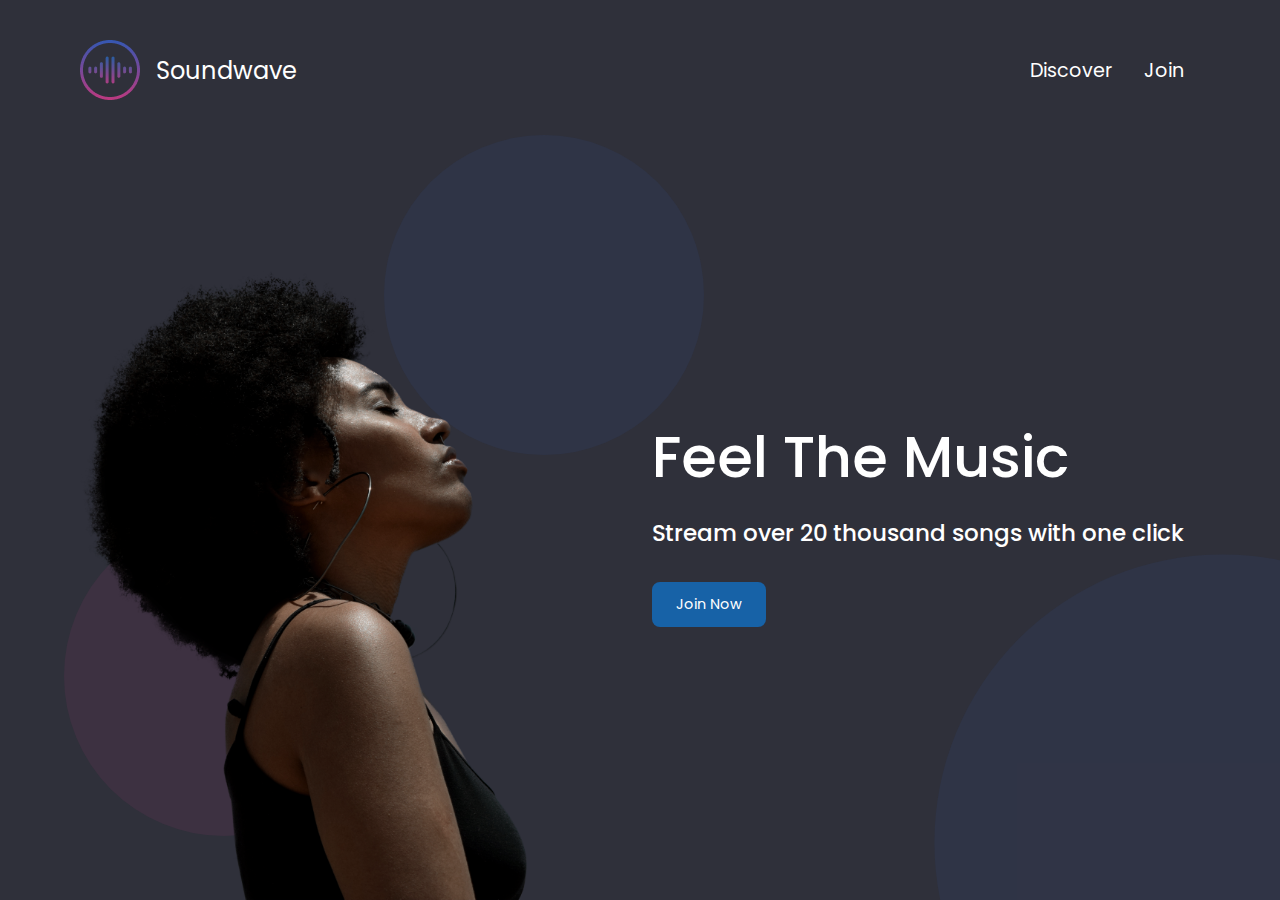
<file: index.html>
<!DOCTYPE html>
<html lang="en">
<head>
    <meta charset="UTF-8">
    <meta http-equiv="X-UA-Compatible" content="IE=edge">
    <meta name="viewport" content="width=device-width, initial-scale=1.0">
    <link rel="stylesheet" href="style.css">
    <link rel="stylesheet" href="index.css">

    <title>Soundwave</title>
</head>
<body class="container full-height-grow">
    <header class="main-header">
        <a href="index.html" class="brand-logo">
            <img src="images/logo.png" alt="">
            <div class="brand-logo-name">Soundwave</div>
        </a>
        <nav  class="main-nav">
            <ul>
                <li><a href="discover.html">Discover</a></li>
                <li><a href="join.html">Join</a></li>

            </ul>
        </nav>
    </header>

    <section class="home-main-section">
        <div class="img-wrapper">
            <div class="lady-image"></div>
        </div>
        <div class="call-to-action">
            <h1 class="title">Feel The Music</h1>
            <span class="subtitle">Stream over 20 thousand songs with one click</span>
            <a href="join.html" class="btn">Join Now</a>
        </div>
    </section>

    <div class="home-page-circle-1"></div>
    <div class="home-page-circle-2"></div>
    <div class="home-page-circle-3"></div>

    
</body>
</html>
</file>
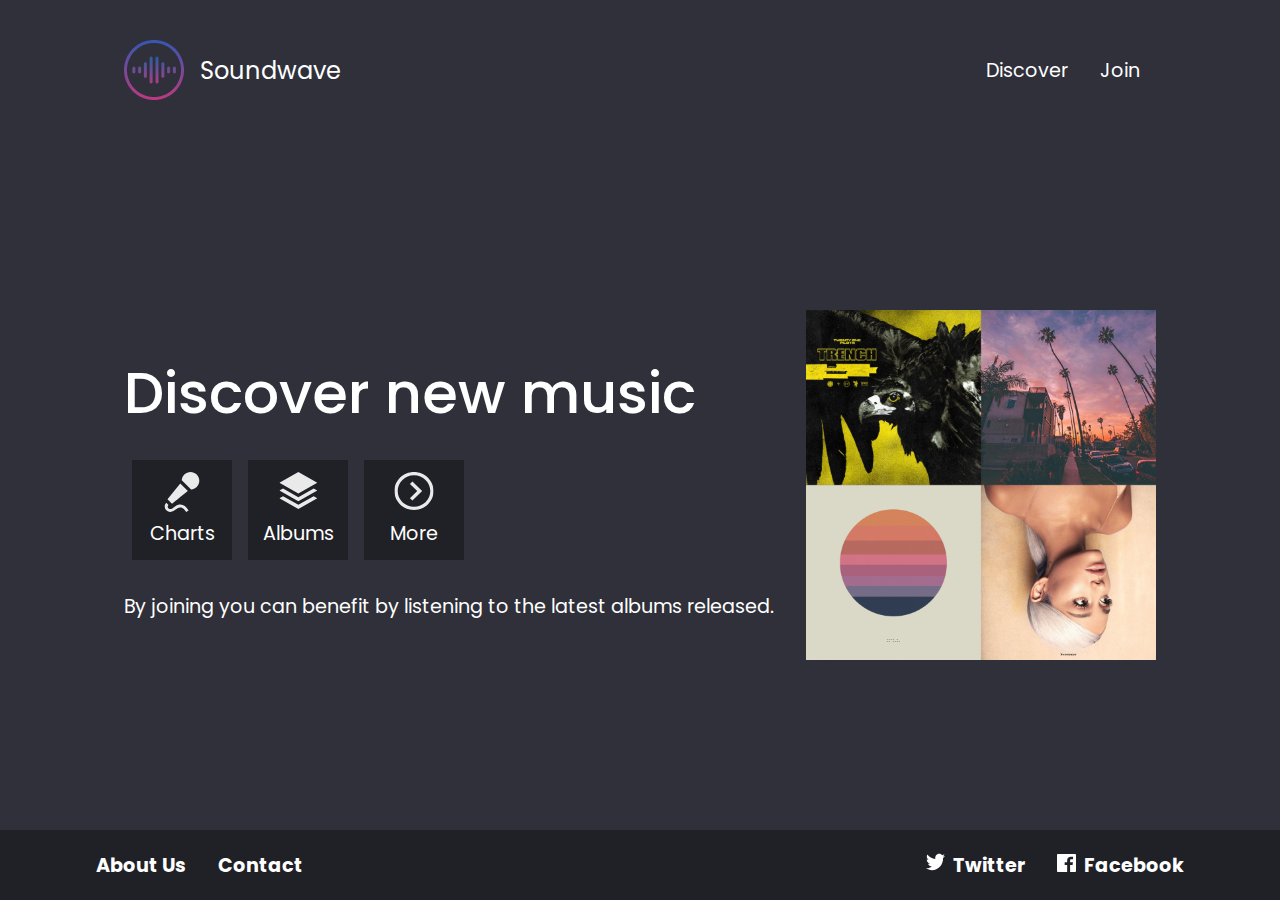
<file: discover.html>
<!DOCTYPE html>
<html lang="en">
<head>
    <meta charset="UTF-8">
    <meta http-equiv="X-UA-Compatible" content="IE=edge">
    <meta name="viewport" content="width=device-width, initial-scale=1.0">
    <link rel="stylesheet" href="style.css">
    <link rel="stylesheet" href="discover.css">

    <title>Soundwave - Discover</title>
</head>
<body class="full-height-grow">
    <div class="container full-height-grow">
        <header class="main-header">
            <a href="index.html" class="brand-logo">
                <img src="images/logo.png" alt="">
                <div class="brand-logo-name">Soundwave</div>
            </a>
            <nav  class="main-nav">
                <ul>
                    <li><a href="discover.html">Discover</a></li>
                    <li><a href="join.html">Join</a></li>
    
                </ul>
            </nav>
        </header>

        <section class="discover-main-section">
            <div class="call-to-action">
                <h1 class="title">Discover new music</h1>
                <div class="icon-section">
                    <div class="icon">
                        <img src="images/microphone.svg" >
                        Charts
                    </div>
                    <div class="icon">
                        <img src="images/albums.svg" >
                        Albums
                    </div>
                    <div class="icon">
                        <img src="images/more.svg" >
                        More
                    </div>
                </div>

                By joining you can benefit by listening to the latest albums released.
            </div>
            <img src="images/covers.jpg"  class="covers-image">
        </section>

    </div>

    <footer class="main-footer">
        <div class="container">
            <nav class="footer-nav">
                <ul>
                    <li><a href="#">About Us</a></li>
                    <li><a href="#">Contact</a></li>

                </ul>
            </nav>
            <nav class="footer-nav">
                <ul>
                    <li>
                        <a href="#" class="social-link">
                            <img src="images/twitter.svg">
                            Twitter
                        </a>
                    </li>
                    <li>
                        <a href="#" class="social-link">
                            <img src="images/facebook.svg">
                            Facebook
                        </a>
                    </li>

                </ul>
            </nav>
        </div>

    </footer>

   

    
</body>
</html>
</file>
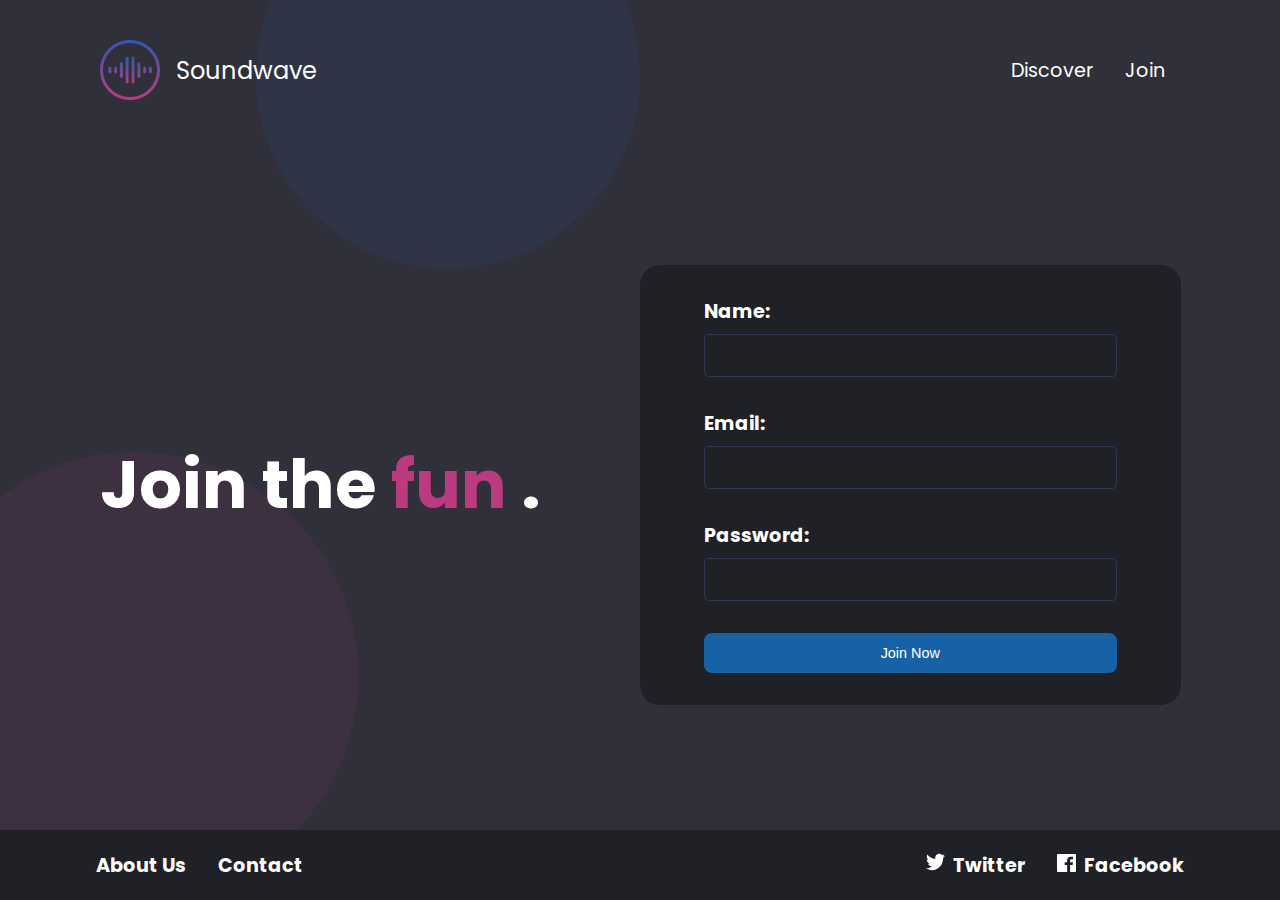
<file: join.html>
<!DOCTYPE html>
<html lang="en">
<head>
    <meta charset="UTF-8">
    <meta http-equiv="X-UA-Compatible" content="IE=edge">
    <meta name="viewport" content="width=device-width, initial-scale=1.0">
    <link rel="stylesheet" href="style.css">
    <link rel="stylesheet" href="join.css">

    <title>Soundwave - Join</title>
</head>
<body class="full-height-grow">
    <div class="container full-height-grow">
        <header class="main-header">
            <a href="index.html" class="brand-logo">
                <img src="images/logo.png" alt="">
                <div class="brand-logo-name">Soundwave</div>
            </a>
            <nav  class="main-nav">
                <ul>
                    <li><a href="discover.html">Discover</a></li>
                    <li><a href="join.html">Join</a></li>
    
                </ul>
            </nav>
        </header>

        <section class="join-main-section">
            <h1 class="join-text">
                Join the 
            <span class="accent-text">fun</span>
            .
            </h1>
            <form class="join-form">
                <div class="input-group">
                    <label>Name:</label>
                    <input type="text">
                </div>
                <div class="input-group">
                    <label for="">Email:</label>
                    <input type="email">
                </div>
                <div class="input-group">
                    <label for="">Password:</label>
                    <input type="password">
                </div>
                <div class="input-group">
                    <button type="submit" class="btn">Join Now</button>
                </div>
            </form>
        </section>

    </div>

    <div class="join-page-circle-1"></div>
    <div class="join-page-circle-2"></div>
    
    

    <footer class="main-footer">
        <div class="container">
            <nav class="footer-nav">
                <ul>
                    <li><a href="#">About Us</a></li>
                    <li><a href="#">Contact</a></li>

                </ul>
            </nav>
            <nav class="footer-nav">
                <ul>
                    <li>
                        <a href="#" class="social-link">
                            <img src="images/twitter.svg" alt="">
                            Twitter
                        </a>
                    </li>
                    <li>
                        <a href="#" class="social-link">
                            <img src="images/facebook.svg" alt="">
                            Facebook
                        </a>
                    </li>

                </ul>
            </nav>
        </div>

    </footer>

   

    
</body>
</html>
</file>
<file: style.css>
@import url('https://fonts.googleapis.com/css?family=Poppins:400,500,700');



*,*::before, *::after{
    box-sizing: border-box;
}

body{
    padding:0;
    margin:0;
    background-color: #2F303a;
    font-family:Poppins, sans-serif;
    font-size:1.2rem;
    color:white;
    min-height:100vh;
}

.full-height-grow {
    display:flex;
    flex-direction: column;
}

.brand-logo{
    display:flex;
    align-items:center;
    font-size:1.25em;
    color:inherit;
    text-decoration:none;
}

.brand-logo-name{
    margin-left:1rem;
}

.main-nav ul, .footer-nav ul {
    display:flex;
    margin:0;
    padding: 0;
    list-style:none;
}

.main-nav a, .footer-nav a {
color:inherit;
text-decoration: none;
padding:1rem;
}

.main-nav a:hover,
.footer-nav a:hover {
    color:#adadad;
}

.main-header, .main-footer {
    display:flex;
    justify-content:space-between;
    align-items: center;

}

.main-header {
    height:140px;
}

.main-footer {
    height:70px;
    background-color: #202027;
    font-weight:bold;
}

.social-link img {
    width:1em;
    margin-right:.25rem;
}

.main-footer .container {
    display:flex;
    justify-content: space-between;

}

.container{
    max-width: 1200px;
    margin:0 auto;
    padding:0 40px;
    flex-grow:1;
}

.title{
    font-weight:500;
    font-size:3em;
    margin-bottom:1rem;
    margin-top:0;
}

.subtitle{
    font-weight: 500;
    font-size: 1.2em;
    margin-bottom:2rem;

}

.btn{
    color:white;
    background-color: #1762a7;
    padding:.75rem 1.5rem;
    border-radius:.5rem;
    text-decoration: none;
    font-size: .9rem;
    outline:none;
    border:none;
    cursor:pointer;

}

.btn:hover {
    background-color:#2180d8;
}

.btn:focus {
    background-color: #2796ff;
}
</file>
<file: index.css>
.home-main-section {
    display:flex;
    align-items: stretch;
    justify-content: space-between;
    flex-grow:1;
}

.home-main-section .img-wrapper {
    flex-grow:1;
    flex-direction: column;
    display:flex;
    align-items: stretch;
    justify-content: flex-end;
}

.home-main-section .lady-image {
    background-image: url(images/landing-page-girl.png);
    flex-grow:1;
    max-height:70vh;
    min-width:30vw;
    background-size:contain;
    background-repeat: no-repeat;
    background-position: bottom left;

}

.home-main-section .call-to-action {
    display: flex;
    flex-direction: column;
    align-items: flex-start;
    margin:1rem;
    align-self:center;

}

@media(max-width:900px){
    .home-main-section .img-wrapper {
        display:none;
    }

    .home-main-section {
        justify-content: center;
    }
}

.home-page-circle-1 {
    position:absolute;
    width:25vw;
    height:25vw;
    border-radius: 50%;
    background-color: rgba(188,58,128,.1);
    bottom:5vw;
    left:5vw;
    z-index:-1;
}

.home-page-circle-2 {
    position:absolute;
    width:25vw;
    height:25vw;
    border-radius: 50%;
    background-color: rgba(52,87,178, .1);
    top:15vh;
    left:30vw;
    z-index:-1;

}

.home-page-circle-3 {
    position:absolute;
    overflow: hidden;
    width:45vw;
    height:45vw;
    bottom:0;
    right:0;
    z-index:-1;

}

.home-page-circle-3::before {
    content:'';
    transform:translate(40%,40%);
    position:absolute;
    height: 100%;
    width:100%;
    border-radius:50%;
    background-color: rgba(52,87,178, .1);


}
</file>
<file: discover.css>
.discover-main-section {
    display: flex;
    align-items: center;
    justify-content: space-between;
    flex-grow:1;
}

.discover-main-section .covers-image {
    width:30vw;
    margin-left: 2rem;
    height:auto;
    max-width:350px;
}

.icon-section {
    display:flex;
}

.icon {
    display:flex;
    flex-direction: column;
    justify-content: space-between;
    align-items:center;
    margin:.5rem;
    padding:.75rem;
    width:100px;
    height:100px;
    background-color: #202027;
    margin-bottom:2rem;
}

.icon img {
    width:40px;
}

@media (max-width:800px){
    .discover-main-section { 
        flex-direction:column;
        justify-content: center;
    }

    .discover-main-section .covers-image {
        margin-top:2rem;
        height: 30vh;
        width:auto;
    }
}
</file>
<file: join.css>
.join-main-section {
    display:flex;
    justify-content: space-between;
    align-items:center;
    flex-grow:1;
}

.join-text {
    font-size:3.5em;
    font-weight:bold;
    margin:0;
}

.accent-text {
    color:#bc3a80;
}

.join-form {
    background-color: #202027;
    width:50vw;
    max-width:50%;
    padding:2rem 4rem;
    border-radius:20px;
}

.input-group {
    margin-bottom:2rem;
    display:flex;
    flex-direction: column;
}

.input-group:last-child {
    margin-bottom:0;
}

.input-group label {
    font-weight:bold;
    margin-bottom: .5rem;
}

.input-group input {
    outline:none;
    background: none;
    border:1px solid #2e3852;
    font-size:1em;
    padding:.5em;
    color:inherit;
    border-radius:5px;
}

.input-group input:focus {
    border-color: #596da0;
}

@media (max-width:900px) {
    .join-main-section {
        flex-direction: column;
        justify-content: center;

    }

    .join-form {
        width: 80vw;
        max-width: inherit;
        margin:2rem 0;
    }
}


.join-page-circle-1 {
    position:absolute;
    overflow: hidden;
    width:35vw;
    height:35vw;
    bottom:0;
    left:0;
    z-index:-1;

}

.join-page-circle-1::before {
    content:'';
    transform:translateX(-20%);
    position:absolute;
    height: 100%;
    width:100%;
    border-radius:50%;
    background-color: rgba(188, 58, 128, .1);


}

.join-page-circle-2 {
    position:absolute;
    overflow: hidden;
    width:30vw;
    height:30vw;
    top:0;
    left:20vw;
    z-index:-1;

}

.join-page-circle-2::before {
    content:'';
    transform:translateY(-30%);
    position:absolute;
    height: 100%;
    width:100%;
    border-radius:50%;
    background-color: rgba(52,87,178,.1);


}
</file>
